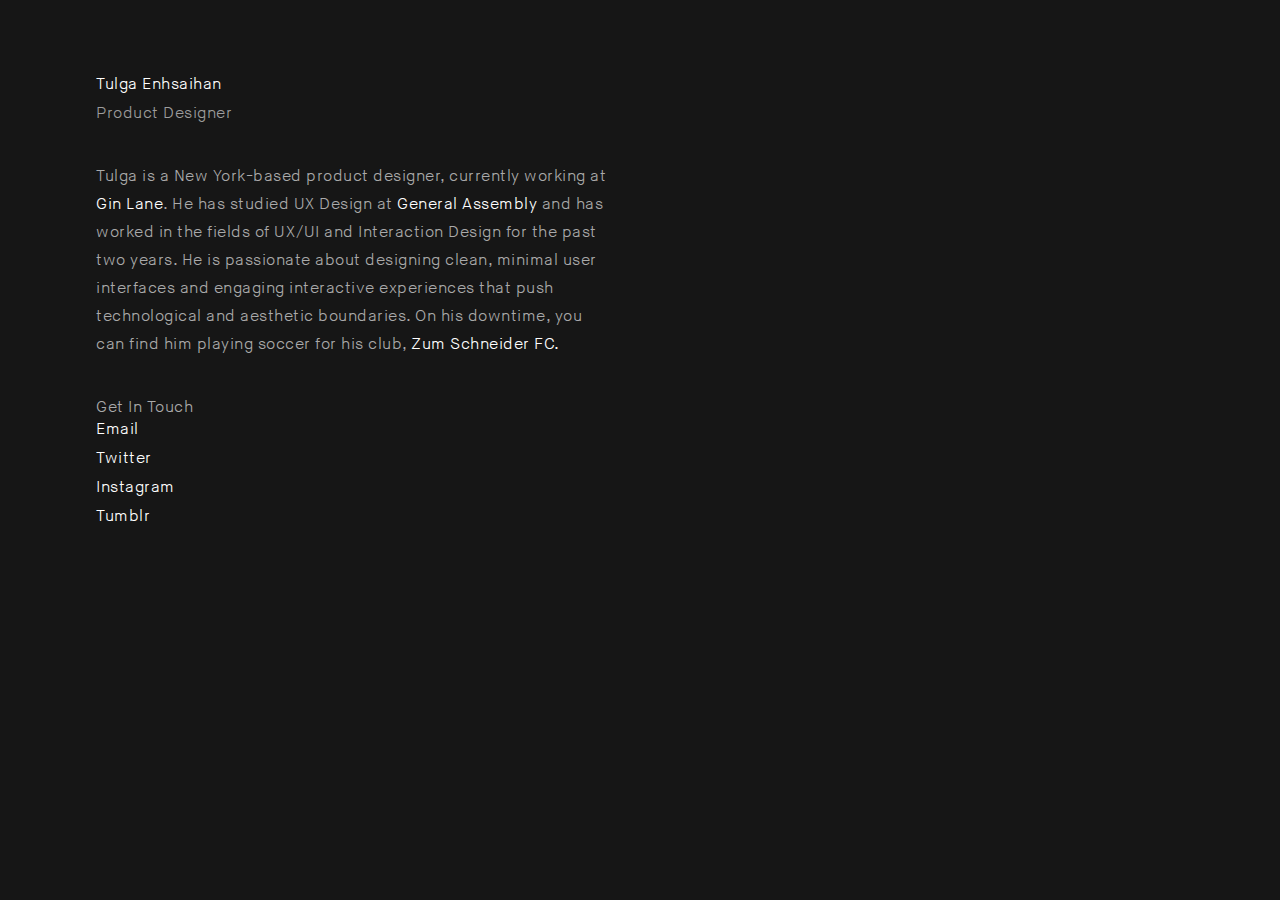
<file: index.html>
<!DOCTYPE HTML>
<html>
<head>
	<title>Tulga Enhsaihan</title>
	<link rel="stylesheet" type="text/css" href="style.css">
	<link rel="shortcut icon" type="image/png" href="images/favicon.png"/>
</head>
<body>
<div class="wrapper">
	<header id="nav">
		<h1>Tulga Enhsaihan</h1>
		<h2>Product Designer</h2>
	</header>
	
	<div class="left">
  		<p> Tulga is a New York-based product designer, currently working at <a href="http://ginlane.com" target="_blank">Gin Lane<img src="images/gin-lane.png"/></a>. He has studied UX Design at <a href="https://generalassemb.ly/" target="_blank">General Assembly<img src="images/ga.png"/></a> and has worked in the fields of UX/UI and Interaction Design for the past two years. He is passionate about designing clean, minimal user interfaces and engaging interactive experiences that push technological and aesthetic boundaries. On his downtime, you can find him playing soccer for his club, <a href="http://www.zumschneider.com/zum-schneider-fc/" target="_blank">Zum Schneider FC.<img src="images/zs.png"/></a></p>
  		<br>
  		<p class="span">Get In Touch</p>
  		<ul>
			<li><a href="mailto:hello@tulga.io?Subject=Hello" target="_top">Email<img src="images/mail.png"/></a></li>
			<li><a href="https://twitter.com/tulgaaa_" target="_blank">Twitter<img src="images/twitter.png"/></a></li>
			<li><a href="https://www.instagram.com/saikhan/" target="_blank">Instagram<img src="images/instagram.png"/></a></li>
			<li><a href="http://tulgaaa.tumblr.com/" target="_blank">Tumblr<img src="images/tumblr.png"/></a></li>
		</ul>
	</div>

<script>
    var elements = document.getElementsByTagName('a');
     if (!is_touch_device()) {
            for(var i = 0, len = elements.length; i < len; i++) {
                elements[i].onmouseover = function () {document.body.className = 'show';}
                elements[i].onmouseout = function () {document.body.className = '';}
            } 
    } 

    function is_touch_device() {
      return 'ontouchstart' in window        // works on most browsers 
          || navigator.maxTouchPoints;       // works on IE10/11 and Surface
    };
</script>

</body>
</head>
</file>
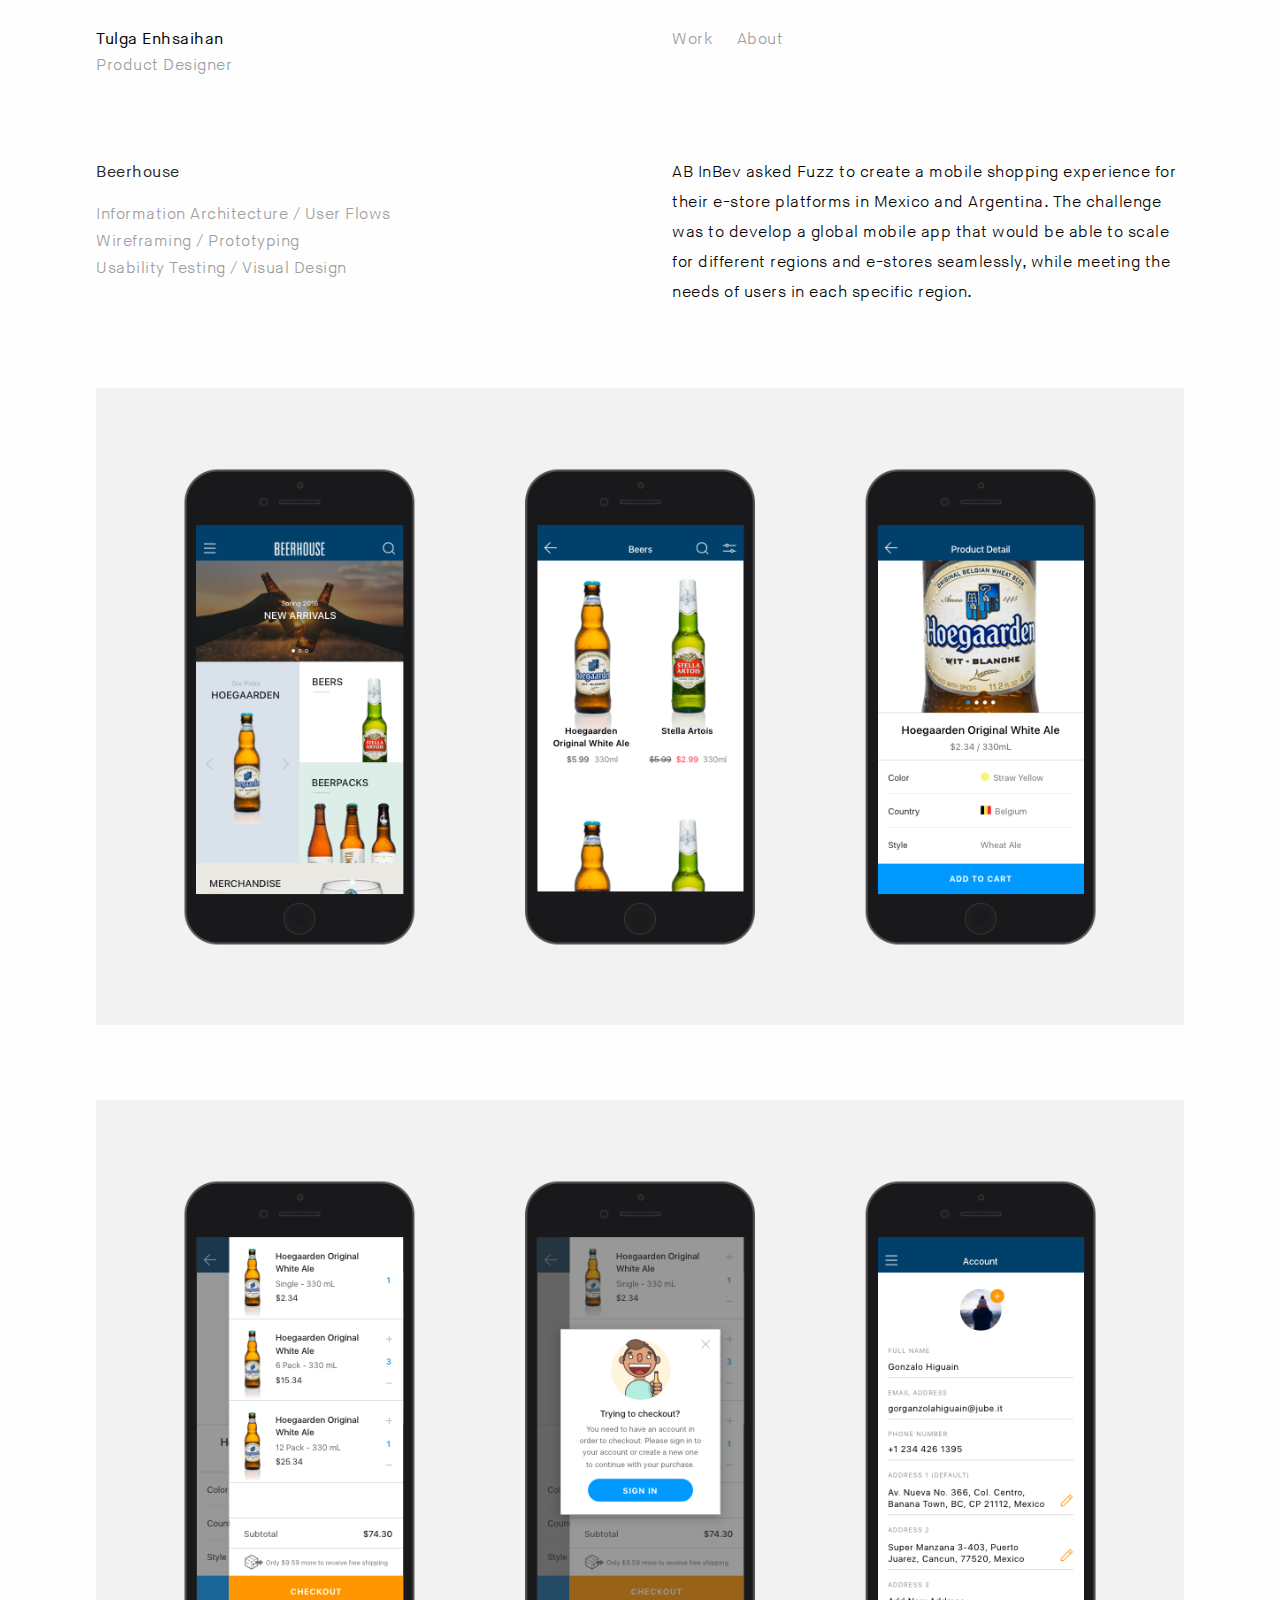
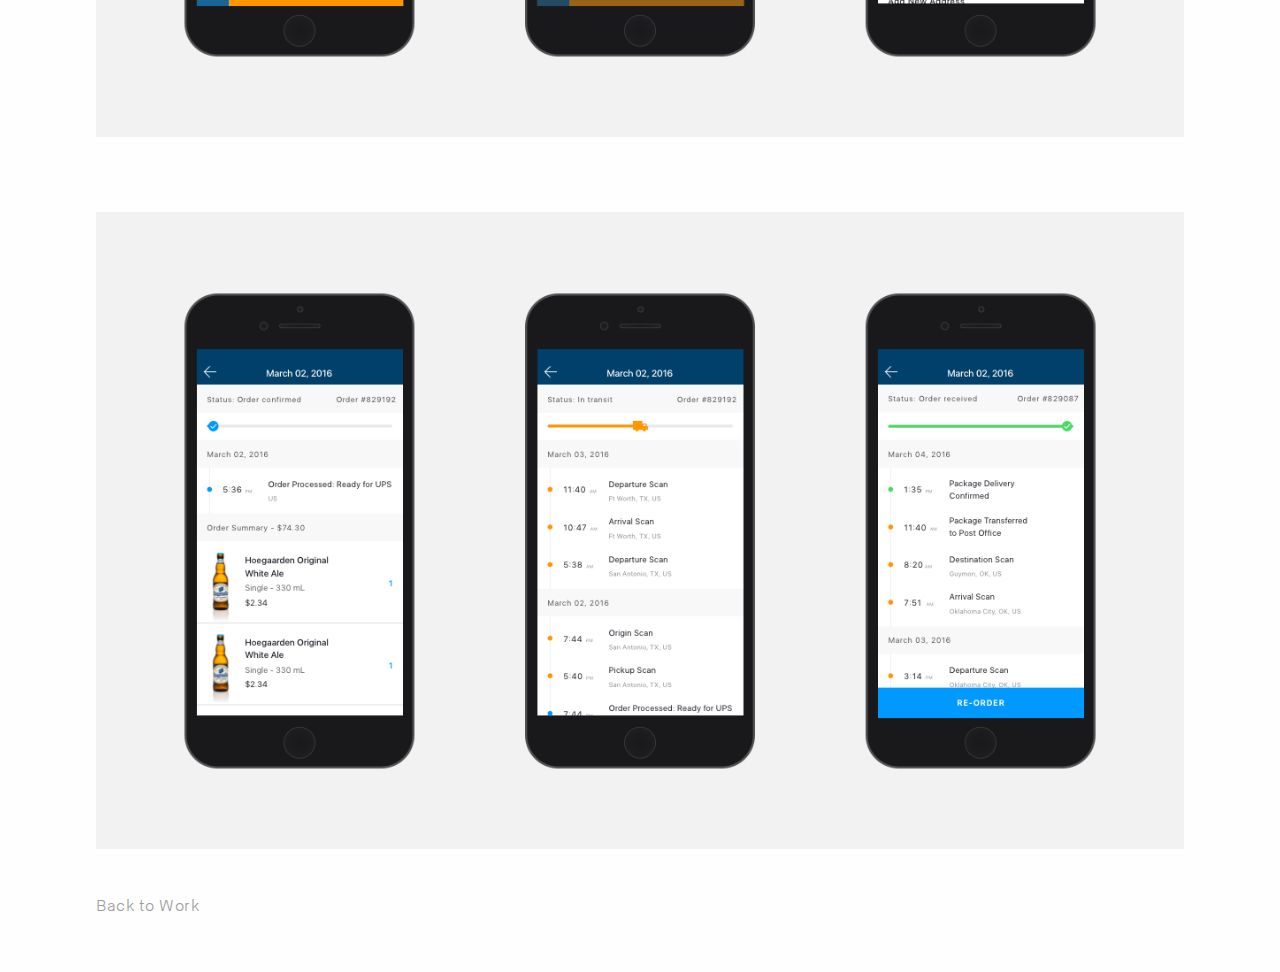
<file: beerhouse.html>
<!DOCTYPE html>
<html>
<head>
	<title>Beerhouse</title>
	<link rel="stylesheet" type="text/css" href="casestyle.css">
	<link rel="shortcut icon" type="image/png" href="images/favicon.png"/>
</head>
<body>
<div class="wrapper home">
	<header id="nav">
		<p class="logo">Tulga Enhsaihan</p>
		<ul>
			<li><a href="index.html">Work</a></li>
			<li><a href="tulgbout.html">About</a></li>
		</ul>
		<p class="title">Product Designer</p>
	</header>

  <div class="container" id="main">

    <div class="left">
  	   <p><span>Beerhouse<span></p>
  		<ul>
			<li>Information Architecture / User Flows</li>
			<li>Wireframing / Prototyping </li>
			<li>Usability Testing / Visual Design</li>
		</ul>
    </div>

    <div class="right">
      <p>AB InBev asked Fuzz to create a mobile shopping experience for their e-store platforms in Mexico and Argentina. The challenge was to develop a global mobile app that would be able to scale for different regions and e-stores seamlessly, while meeting the needs of users in each specific region.</p>
    </div>

    <div class="image">
        <img src="images/beerhouse-1.png"></a>
    </div>

    <div class="image">
        <img src="images/beerhouse-2.png"></a>
    </div>

    <div class="image">
        <img src="images/beerhouse-3.png"></a>
    </div>

	<div class="back">
		<a href="index.html">Back to Work</a>
	</div>

</body>




</html>
</file>
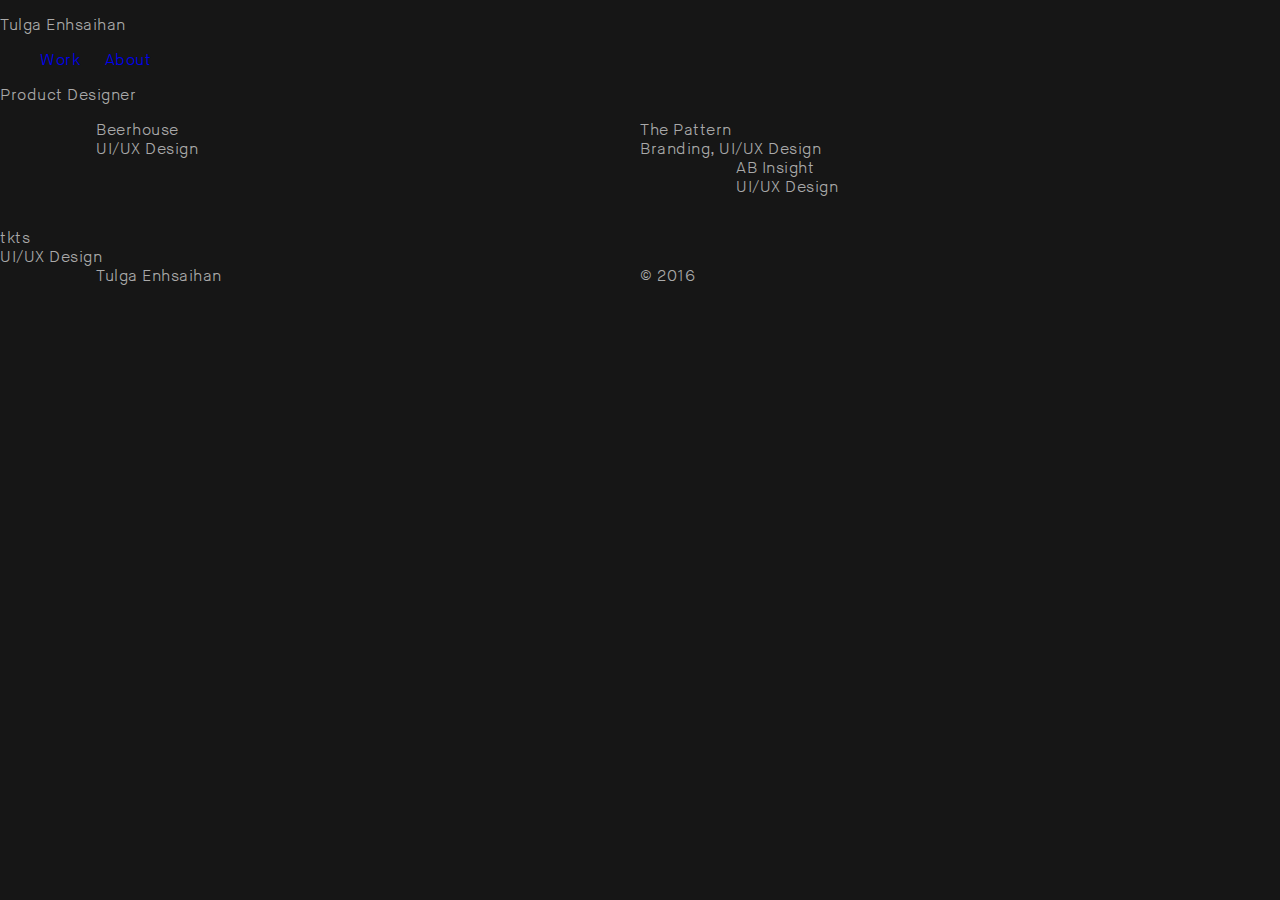
<file: index2.html>
<!DOCTYPE HTML>
<html>
<head>
	<title>Tulga Enhsaihan</title>
	<link rel="stylesheet" type="text/css" href="style.css">
  <link rel="shortcut icon" type="image/png" href="images/favicon.png"/>
</head>
<body>
<div class="wrapper home">
	<header id="nav">
		<p class="logo">Tulga Enhsaihan</p>
		<ul>
			<li><a href="index.html" class="active">Work</a></li>
			<li><a href="tulgbout.html">About</a></li>
		</ul>
		<p class="title">Product Designer</p>
	</header>

  <div class="container" id="main">

    <div class="left">
  	   <a href="beerhouse.html">
        <img src="images/beerhouse.png">
  	   </a>
  	   <div class="desc">Beerhouse</div>
  	   <div class="second">UI/UX Design</div>
    </div>

    <div class="right">
      <a href="patterns.html">
    	 <img src="images/patterns.png">
      </a>
      <div class="desc">The Pattern</div>
      <div class="second">Branding, UI/UX Design</div>
    </div>

    <div class="left">
      <a href="insight.html">
        <img src="images/insight.png">
      </a>
      <div class="desc">AB Insight</div>
      <div class="second">UI/UX Design</div>
    </div>

    <div class="right">
      <a href="tkts.html">
        <img src="images/tkts.png">
      </a>
      <div class="desc">tkts</div>     
      <div class="second">UI/UX Design</div>
    </div>

    <div id="f-left" class="left">
      Tulga Enhsaihan
    </div>

    <div id="f-right" class="right">
      &copy 2016
    </div>

  </div>
</div>
</body>
</html>
</file>
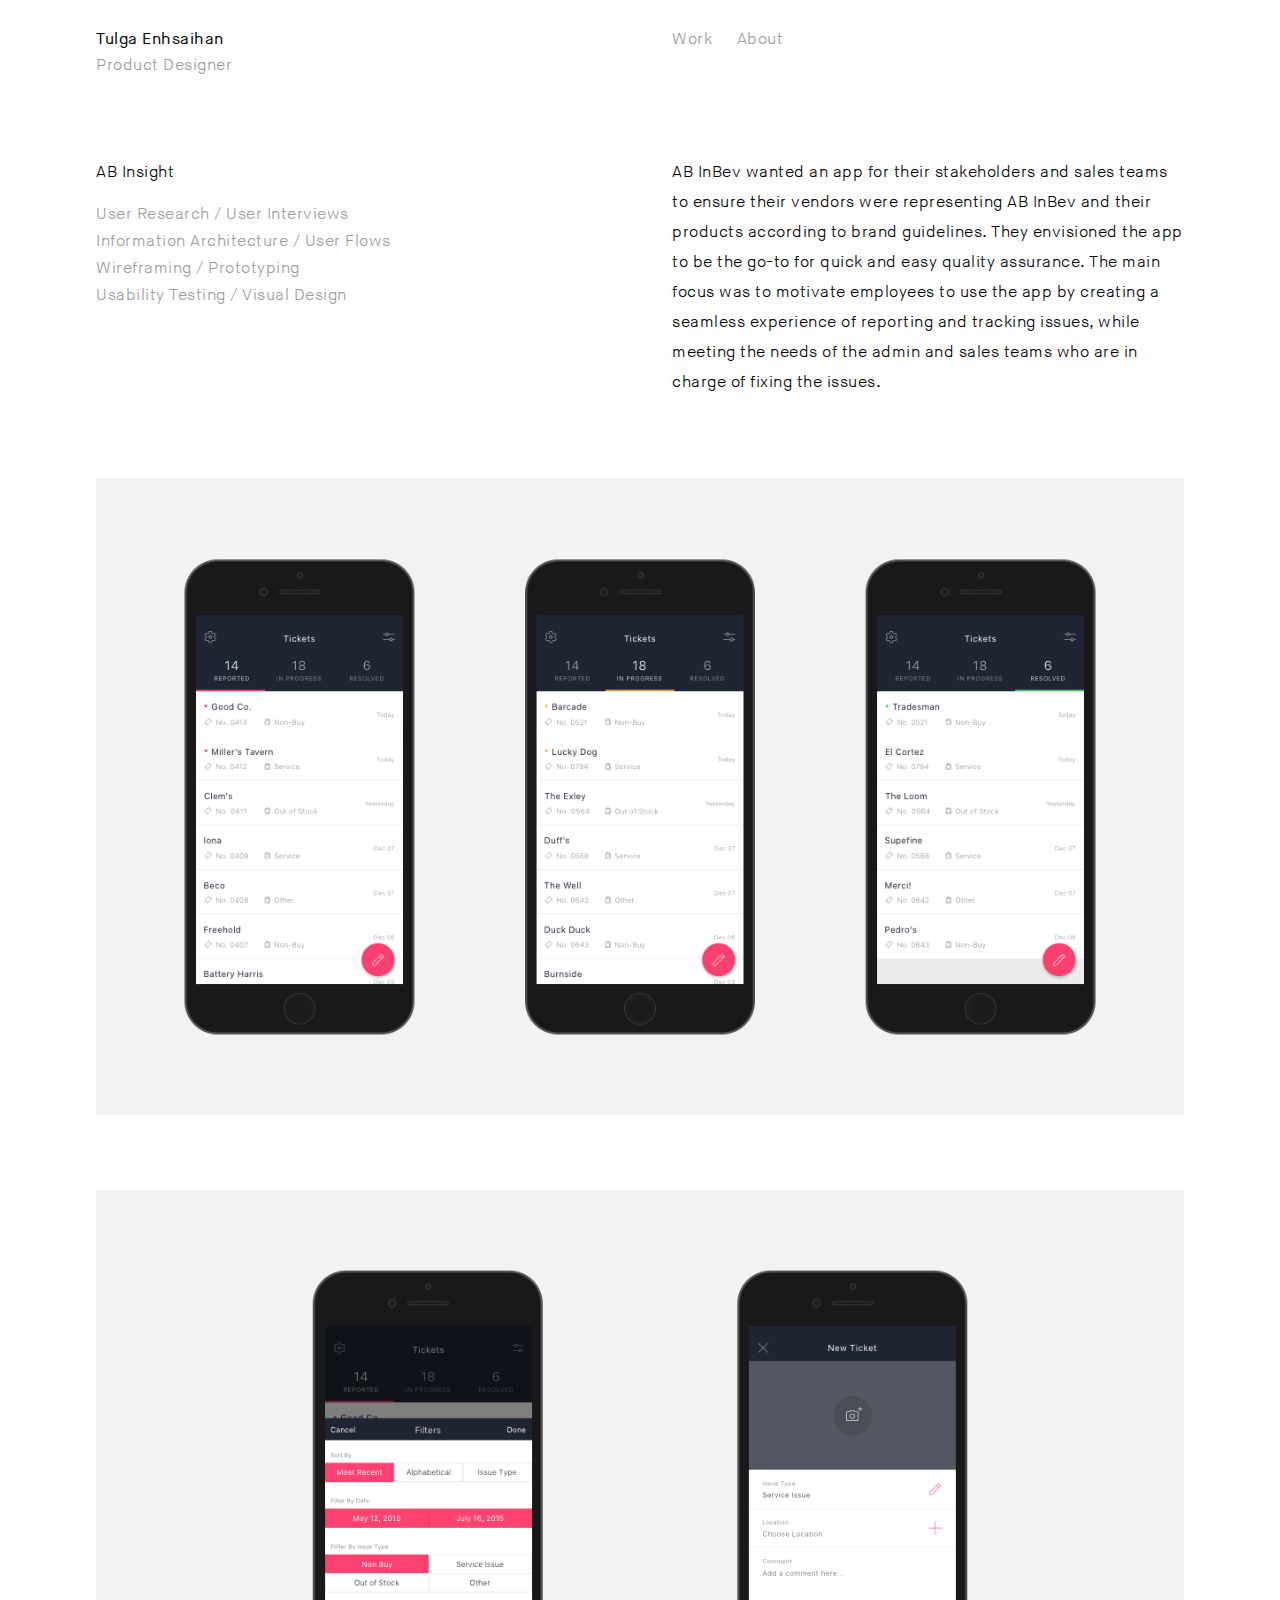
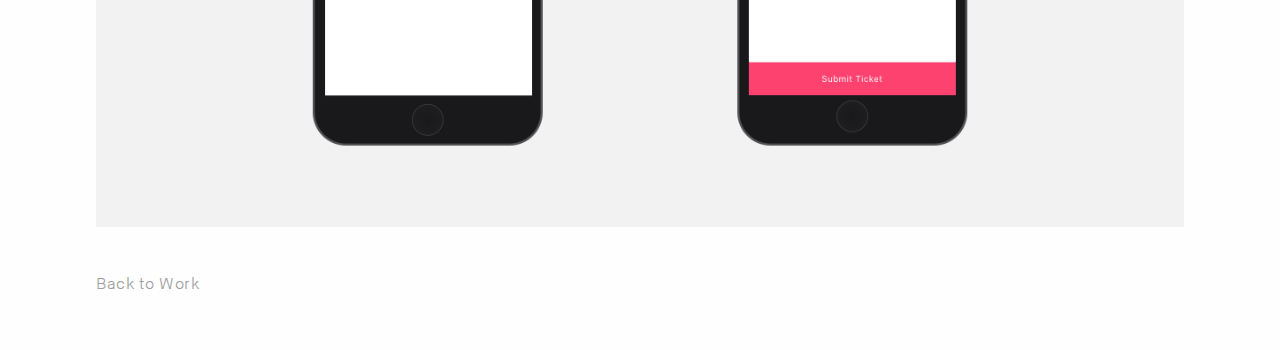
<file: insight.html>
<!DOCTYPE html>
<html>
<head>
	<title>AB Insight</title>
	<link rel="stylesheet" type="text/css" href="casestyle.css">
	<link rel="shortcut icon" type="image/png" href="images/favicon.png"/>
</head>
<body>
<div class="wrapper home">
	<header id="nav">
		<p class="logo">Tulga Enhsaihan</p>
		<ul>
			<li><a href="index.html">Work</a></li>
			<li><a href="tulgbout.html">About</a></li>
		</ul>
		<p class="title">Product Designer</p>
	</header>

  <div class="container" id="main">

    <div class="left">
  	   <p>AB Insight</p>
  		<ul>
			<li>User Research / User Interviews</li>
			<li>Information Architecture / User Flows</li>
			<li>Wireframing / Prototyping </li>
			<li>Usability Testing / Visual Design</li>
		</ul>
    </div>

    <div class="right">
      <p>AB InBev wanted an app for their stakeholders and sales teams to ensure their vendors were representing AB InBev and their products according to brand guidelines. They envisioned the app to be the go-to for quick and easy quality assurance. The main focus was to motivate employees to use the app by creating a seamless experience of reporting and tracking issues, while meeting the needs of the admin and sales teams who are in charge of fixing the issues.</p>
    </div>

    <div class="image">
        <img src="images/insight-1.png"></a>
    </div>

    <div class="image">
        <img src="images/insight-2.png"></a>
    </div>

	<div class="back">
		<a href="index.html">Back to Work</a>
	</div>

</body>




</html>
</file>
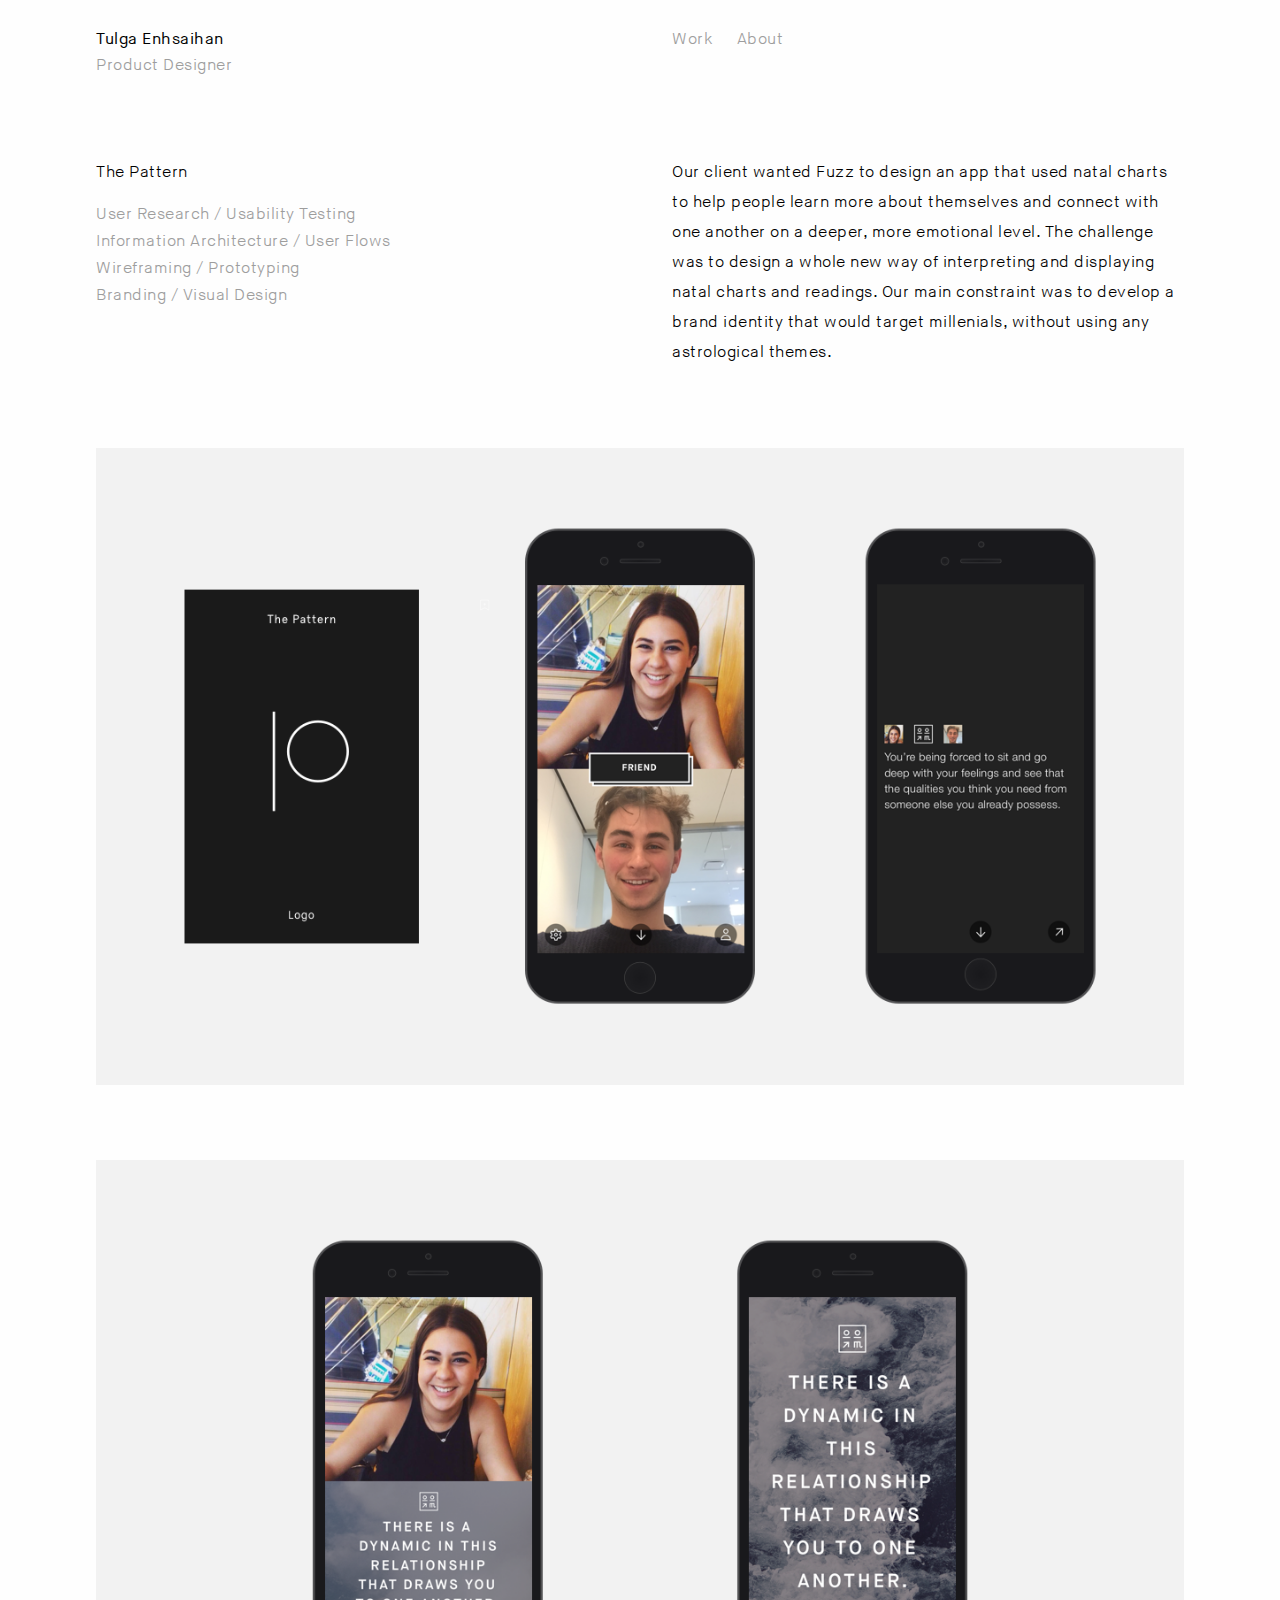
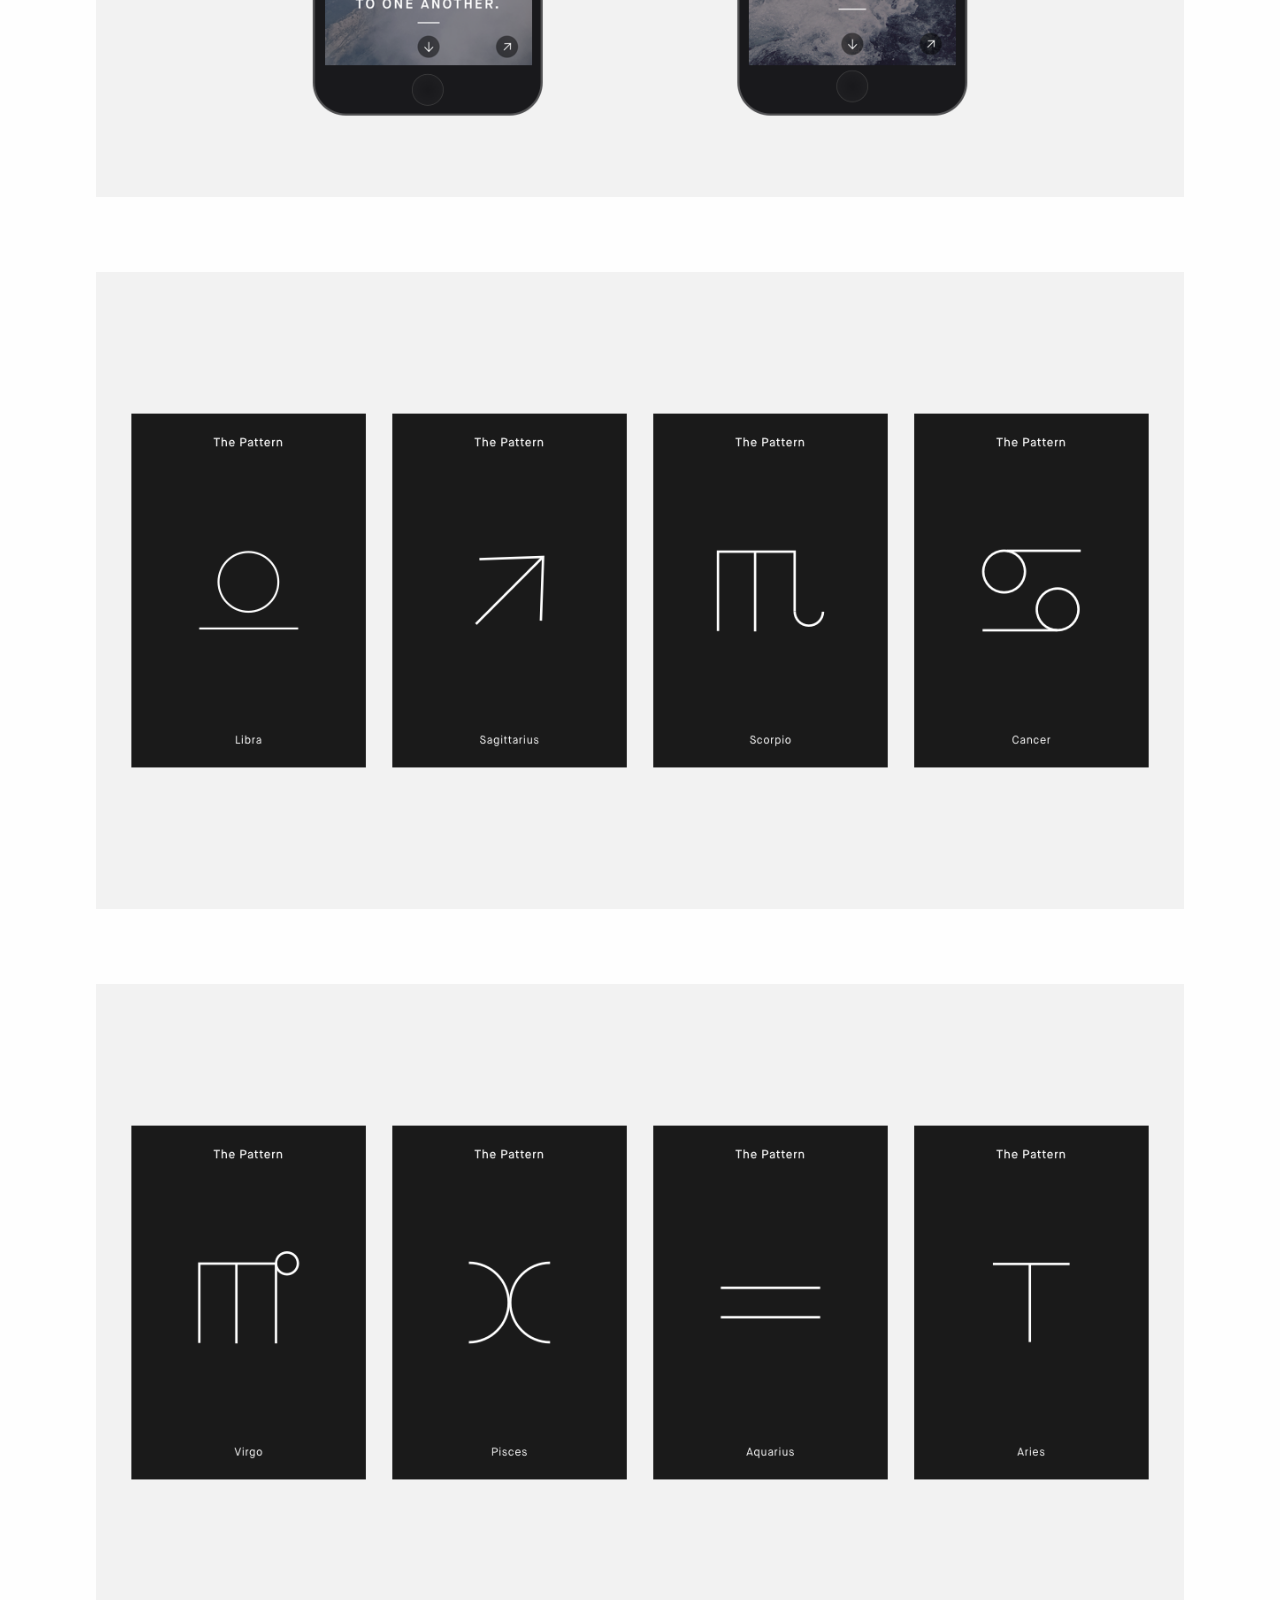
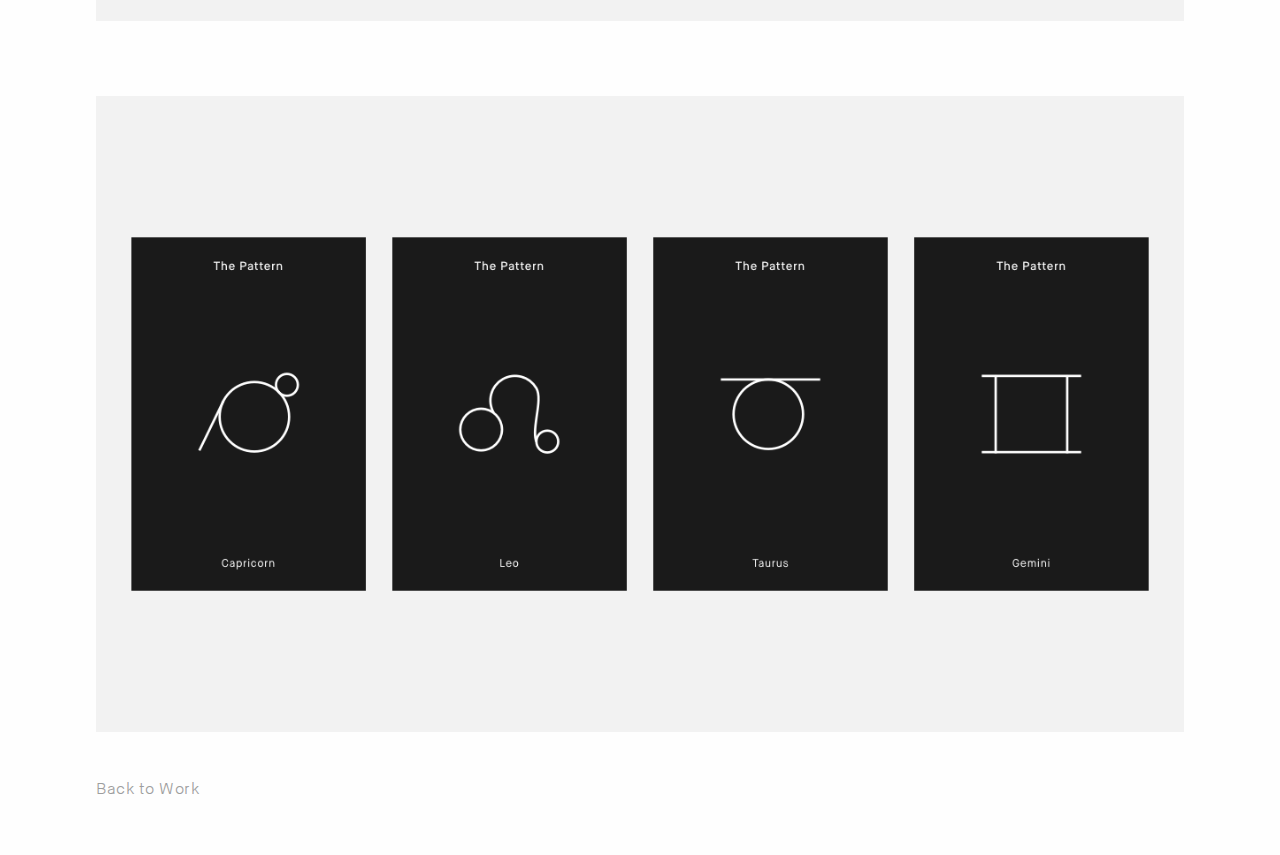
<file: patterns.html>
<!DOCTYPE html>
<html>
<head>
	<title>Patterns</title>
	<link rel="stylesheet" type="text/css" href="casestyle.css">
	<link rel="shortcut icon" type="image/png" href="images/favicon.png"/>
</head>
<body>
<div class="wrapper home">
	<header id="nav">
		<p class="logo">Tulga Enhsaihan</p>
		<ul>
			<li><a href="index.html">Work</a></li>
			<li><a href="tulgbout.html">About</a></li>
		</ul>
		<p class="title">Product Designer</p>
	</header>

  <div class="container" id="main">

    <div class="left">
  	   <p>The Pattern</p>
  		<ul>
			<li>User Research / Usability Testing</li>
			<li>Information Architecture / User Flows</li>
			<li>Wireframing / Prototyping </li>
			<li>Branding / Visual Design</li>
		</ul>
    </div>

    <div class="right">
      <p>Our client wanted Fuzz to design an app that used natal charts to help people learn more about themselves and connect with one another on a deeper, more emotional level. The challenge was to design a whole new way of interpreting and displaying natal charts and readings. Our main constraint was to develop a brand identity that would target millenials, without using any astrological themes.</p>
    </div>

    <div class="image">
        <img src="images/patterns-1.png"></a>
    </div>

    <div class="image">
        <img src="images/patterns-2.png"></a>
    </div>

    <div class="image">
        <img src="images/patterns-3.png"></a>
    </div>

    <div class="image">
        <img src="images/patterns-4.png"></a>
    </div>

    <div class="image">
        <img src="images/patterns-5.png"></a>
    </div>

	<div class="back">
		<a href="index.html">Back to Work</a>
	</div>

</body>




</html>
</file>
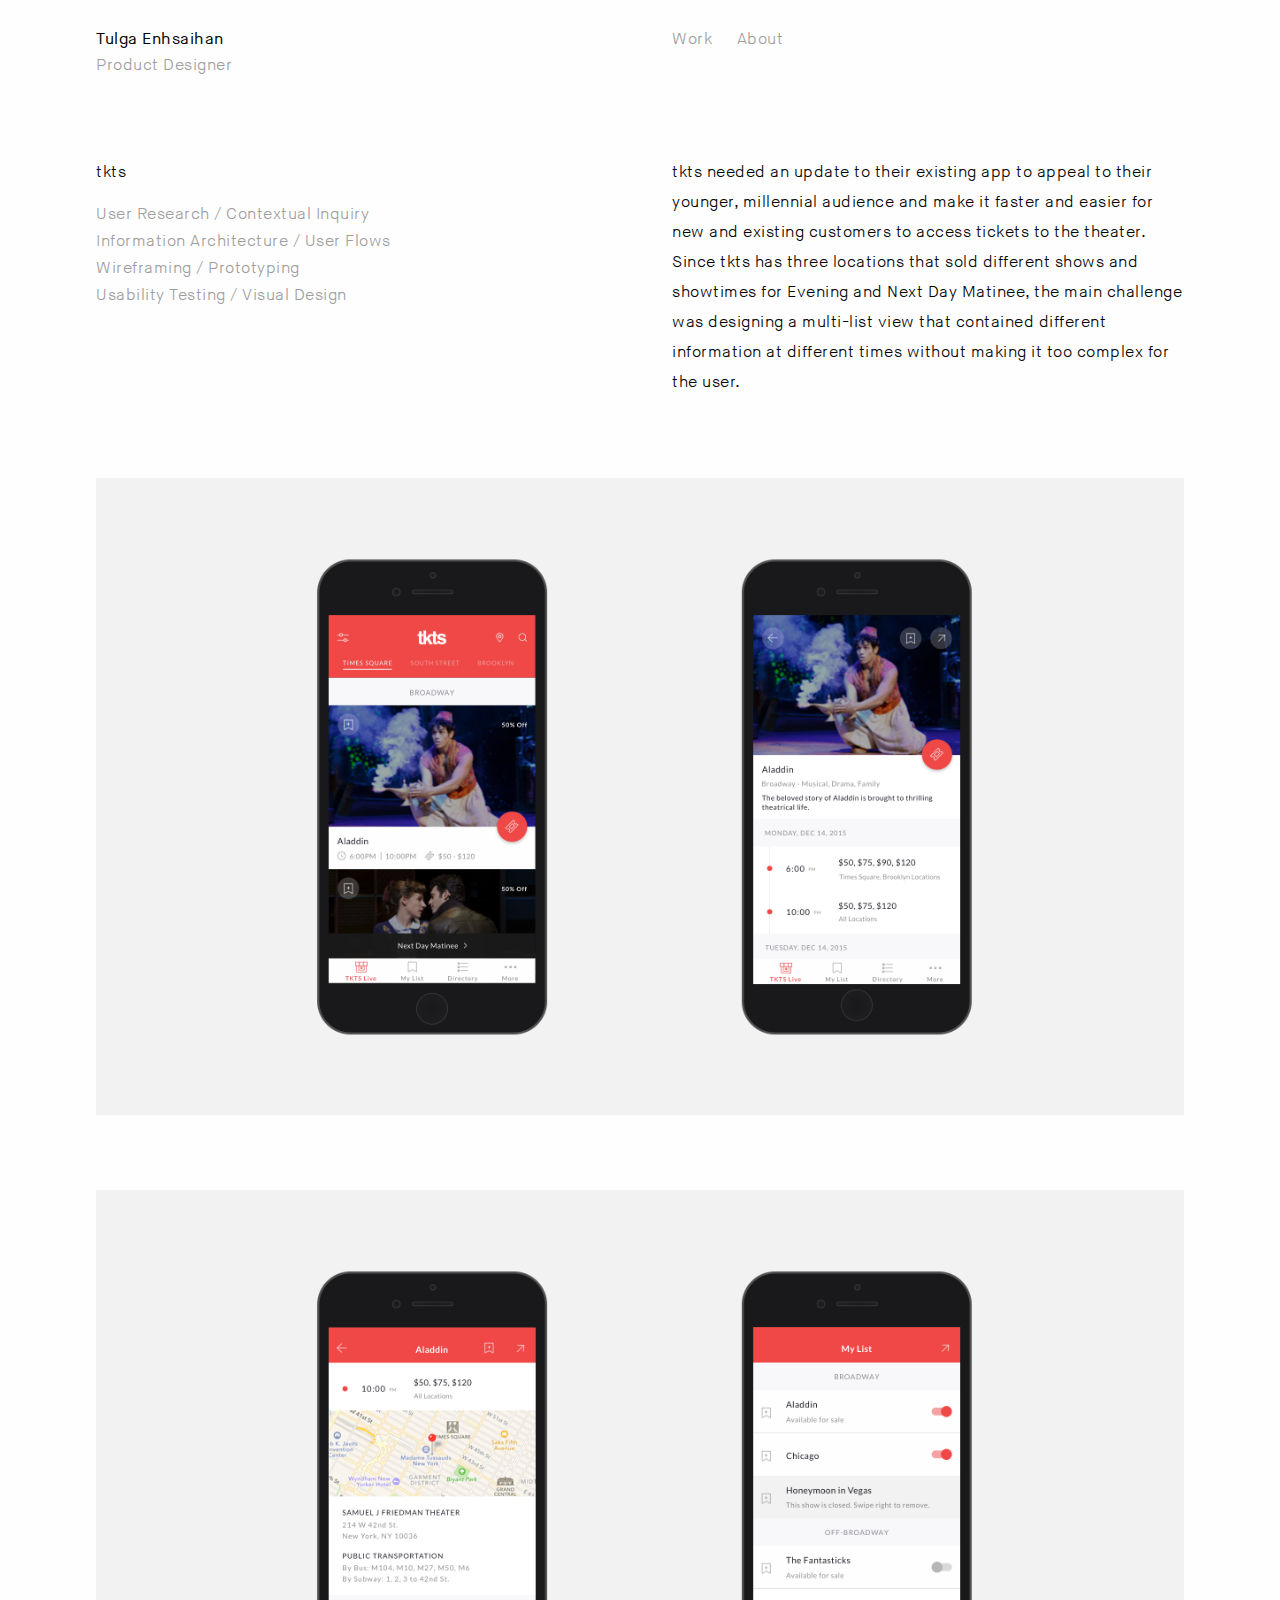
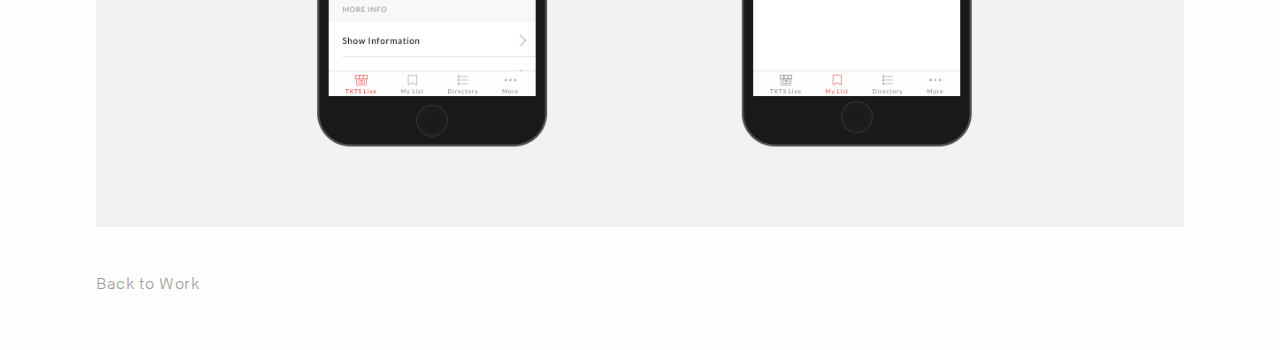
<file: tkts.html>
<!DOCTYPE html>
<html>
<head>
	<title>tkts</title>
	<link rel="stylesheet" type="text/css" href="casestyle.css">
	<link rel="shortcut icon" type="image/png" href="images/favicon.png"/>
</head>
<body>
<div class="wrapper home">
	<header id="nav">
		<p class="logo">Tulga Enhsaihan</p>
		<ul>
			<li><a href="index.html">Work</a></li>
			<li><a href="tulgbout.html">About</a></li>
		</ul>
		<p class="title">Product Designer</p>
	</header>

  <div class="container" id="main">

    <div class="left">
  	   <p>tkts</p>
  		<ul>
			<li>User Research / Contextual Inquiry</li>
			<li>Information Architecture / User Flows</li>
			<li>Wireframing / Prototyping </li>
			<li>Usability Testing / Visual Design</li>
		</ul>
    </div>

    <div class="right">
      <p>tkts needed an update to their existing app to appeal to their younger, millennial audience and make it faster and easier for new and existing customers to access tickets to the theater. Since tkts has three locations that sold different shows and showtimes for Evening and Next Day Matinee, the main challenge was designing a multi-list view that contained different information at different times without making it too complex for the user.</p>
    </div>

    <div class="image">
        <img src="images/tkts-1.png"></a>
    </div>

    <div class="image">
        <img src="images/tkts-2.png"></a>
    </div>

	<div class="back">
		<a href="index.html">Back to Work</a>
	</div>

</body>




</html>
</file>
<file: style.css>
@font-face {
	font-family: "MaisonNeue";
	src: url('fonts/MaisonNeueWEB-Light.woff') format('woff');
	font-weight: normal;
	font-style: normal;
}

body {
	background-color: #161616;
	max-width: 1440px;
	margin: auto;
	font-family: "MaisonNeue";
	font-size: 16px;
	letter-spacing: 0.5px;
	color: #AAAAAA;
}

/* top */

h1 {
	font-size: 16px;
	font-weight: normal;
	width: 40%;
	float: left;
	margin-left: 7.5%; 
	margin-top: 5%;
	font-family: "MaisonNeue";
	color: #FFFFFF;
	line-height: 16px;
}

h2 {
	font-size: 16px;
	font-weight: normal;
	width: 40%;
	margin-bottom: 24px;
	color: #9d9d9d;
	margin-left: 7.5%; 
}

li {
	display: inline;
	margin-right: 20px;
}

li a {
	text-decoration: none;
}

/* grid */

div.left {
	width: 40%;
	margin: 0% 2.5% 2.5% 7.5%;
	float: left;
}

div.left p {
	line-height: 28px
}

p a {
	text-decoration: none;
	color: #FFFFFF;
}

p a:hover {
	color: #aaaaaa;
	transition: all 200ms ease-out;
}

.span {
	color: #AAAAAA;
	margin-top: 0px;
	margin-bottom: 5px;
}

div.left ul {
    list-style-type: none;
    margin: 0;
    padding: 0;
} 

.left li a {
    display: block;
    line-height: 15px;
    margin-top: -5px;
    color: #FFFFFF;
}

.left li a:hover {
	color: #aaaaaa;
	transition: all 200ms ease-out;
}

img {
	display: none;
}

.show a:hover img {
    display: inline-block;
    position: fixed;
    left: 55%;
    bottom: 15%;
    width: 30vw;
    height: auto;
    }

/* Animations */

@-webkit-keyframes fadeInUp {
	0% {
		opacity: 0;
		transform: translateY(10px);
	}
	100% {
		opacity: 1;
		transform: none
	}
}

/*Standard syntax*/

@keyframes fadeInUp {
	0% {
		opacity: 0;
		transform: translateY(10px);
	}
	100% {
		opacity: 1;
		transform: none
	}
}

/*Chrome, Safari*/

@-webkit-keyframes fadeIn {
	0% {
		opacity: 0;
	}
	100% {
		opacity: 1;
	}
}

/*Standard syntax*/

@keyframes fadeIn {
	0% {
		opacity: 0;
	}
	100% {
		opacity: 1;
	}
}

.left {
	animation-duration: 0.8s;
	transition-timing-function: ease-in;
	animation-name: fadeInUp;
}

header {
	animation-duration: 0.8s;
	transition-timing-function: ease-in;
	animation-name: fadeIn;
}

/*.wrapper {
	background-color: #FEFEFE;
	transition: background-color ease-in-out 0.8s;
}

.wrapper.home {
	background-color: #FEFEFE;
}

.wrapper.about {
	background-color: #161616;
}*/

/* responsive 768px */

@media all and (max-width : 768px) {
    div.left {
        margin: 0 auto;
        width: 85%;
        padding: 0% 7.5% 7.5% 7.5%;
    }
}

/* mobile */

@media only screen 
  and (min-device-width: 320px) 
  and (max-device-width: 568px) 
  and (-webkit-min-device-pixel-ratio: 2) {
	h1 {
		font-weight: normal;
		font-size: 45px;
		width: 100%;
		margin-top: 10%;
		margin-bottom: 0.5%;
	}

	h2 {
		font-weight: normal;
		font-size: 45px;
		width: 100%;
		float: left;
		margin-bottom: 3%;
    }
	
	p {
		font-size: 45px;
	}

    li a {
		font-size: 40px;
		float: left;
		display: inline;
		padding-right: 30px;
		padding-left: 30px;
		margin-top: 47px;
	}

    div.left {
        margin: 0 auto;
        width: 92.5%;
        padding: 1% 7.5% 7.5% 7.5%;
    }

	div.left p {
		line-height: 80px;
	}

	div.left ul {
    	list-style-type: none;
    	margin: 0;
    	padding: 0;
    	margin-top: 10px;
	}	 

	.left li a {
		display: block;
    	line-height: 70px;
    	margin-top: -5px;
    	float: none;
    	font-size: 45px;
    	padding: 0px;
	}

	.span {
		margin-bottom: 25px;
		margin-top: 0px;
	}
}

@media only screen 
  and (min-device-width: 375px) 
  and (max-device-width: 667px) 
  and (-webkit-min-device-pixel-ratio: 2) { 
	h1 {
		font-weight: normal;
		font-size: 45px;
		width: 100%;
		margin-top: 10%;
		margin-bottom: 0.5%;
	}

	h2 {
		font-weight: normal;
		font-size: 45px;
		width: 100%;
		float: left;
		margin-bottom: 3%;
    }
	
	p {
		font-size: 45px;
	}

    li a {
		font-size: 40px;
		float: left;
		display: inline;
		padding-right: 30px;
		padding-left: 30px;
		margin-top: 47px;
	}

    div.left {
        margin: 0 auto;
        width: 92.5%;
        padding: 1% 7.5% 7.5% 7.5%;
    }

	div.left p {
		line-height: 80px;
	}

	div.left ul {
    	list-style-type: none;
    	margin: 0;
    	padding: 0;
    	margin-top: 10px;
	}	 

	.left li a {
		display: block;
    	line-height: 70px;
    	margin-top: -5px;
    	float: none;
    	font-size: 45px;
    	padding: 0px;
	}

	.span {
		margin-bottom: 25px;
		margin-top: 0px;
	}
}
</file>
<file: casestyle.css>
@font-face {
	font-family: "MaisonNeue";
	src: url('fonts/MaisonNeueWEB-Light.woff') format('woff');
	font-weight: normal;
	font-style: normal;
}

@font-face {
	font-family: "MaisonNeueBook";
	src: url('fonts/MaisonNeueWEB-Book.woff') format('woff');
	font-weight: normal;
	font-style: normal;
}

body {
	background-color: #FEFEFE;
	max-width: 1440px;
	margin: auto;
	font-family: "MaisonNeue";
	font-size: 16px;
	letter-spacing: 0.5px;
	line-height: 30px;
}

/* top */

.logo {
	width: 40%;
	float: left;
	margin-left: 7.5%; 
	margin-top: 25px;
	font-family: "MaisonNeueBook";
}

.title {
	width: 40%;
	float: left;
	margin-top: -20px;
	color: #9d9d9d;
	margin-left: 7.5%; 
}

/* nav */

ul {
	list-style-type: none;
	font-family: "MaisonNeue";
	font-size: 16px;
	margin-left: 5%;
	margin-top: 25px;
	padding: 0;
	text-decoration: none;
	float: left;
}

li {
	display: inline;
	margin-right: 20px;
}

li a {
	text-decoration: none;
	color: #9d9d9d;
	font-family: "MaisonNeue";
	font-size: 16px;
	transition: all 300ms ease-in-out;
}

li a.active {
	color: #292929;
}

li a:hover:not(.active) {
	color: #292929;
}

div.left ul {
    list-style-type: none;
    margin: 0;
    padding: 0;
} 

div.left li {
    display: block;
    line-height: 32px;
    margin-top: -5px;
    color: #9d9d9d;
}

.back a {
	margin-left: 7.5%;
	text-decoration: none;
	color: #9d9d9d;
	transition: all 300ms ease-in-out;
}

.back a:visited {
	color: #9d9d9d
}

.back a:hover {
	color: #292929;
}
/* grid */

#main {
	padding-top: 110px;
	padding-bottom: 50px;
}

div.left {
	width: 40%;
	margin: 2.5% 2.5% 2.5% 7.5%;
	float: left;
}

div.right {
	width: 40%;
	margin: 2.5% 7.5% 2.5% 2.5%;
	float: right;
}

div.left img {
    width: 100%;
    height: auto;
}

div.right img {
    width: 100%;
    height: auto;
}

div.image img {
	width: 85%;
	margin: 2.5% 7.5% 2.5% 7.5%;
	height: auto;
}

span {
	font-family: "MaisonNeueBook";
	color: #292929;
}

/*Chrome, Safari*/

@-webkit-keyframes fadeInUp {
	0% {
		opacity: 0;
		transform: translateY(10px);
	}
	100% {
		opacity: 1;
		transform: none
	}
}

/*Standard syntax*/

@keyframes fadeInUp {
	0% {
		opacity: 0;
		transform: translateY(10px);
	}
	100% {
		opacity: 1;
		transform: none
	}
}

/*Chrome, Safari*/

@-webkit-keyframes fadeIn {
	0% {
		opacity: 0;
	}
	100% {
		opacity: 1;
	}
}

/*Standard syntax*/

@keyframes fadeIn {
	0% {
		opacity: 0;
	}
	100% {
		opacity: 1;
	}
}

.container {
	animation-duration: 0.5s;
	transition-timing-function: ease-in;
	animation-name: fadeInUp;
}

header {
	animation-duration: 0.5s;
	transition-timing-function: ease-in;
	animation-name: fadeIn;
}

.wrapper {
	background-color: #FEFEFE;
	transition: background-color ease-in-out 0.8s;
}

.wrapper.home {
	background-color: #FEFEFE;
}

.wrapper.about {
	background-color: #161616;
}


/* responsive 768px */

@media all and (min-width : 320px) and (max-width : 768px) {
    #main {
	padding-top: 140px;
	}	

    #nav ul {
        text-align: left;
        float: right;
        padding-right: 5%;
    }
   	div.left li {
    	display: inline;
    }
    div.left {
        margin: 0 auto;
        width: 85%;
        padding: 5% 0% 2% 7.5%;
    }
    .left p {
    	margin-top: 0px;
    }
    div.right {
    	margin: 0 auto;
        width: 85%;
        padding: 0% 7.5% 5% 7.5%;
    }
}

@media only screen 
  and (min-device-width: 375px) 
  and (max-device-width: 667px) 
  and (-webkit-min-device-pixel-ratio: 2) { 
	body {
	font-size: 40px;
	letter-spacing: 0.5px;
	line-height: 70px;
	}
	ul {
		font-size: 40px;
	}
	.logo {
		margin-top: 65px;
		width: 49%;
	}

	.title {
		margin-top: -41px;
		width: 100%;
    }
	
    li a {
	font-size: 40px;
	float: left;
	display: inline;
	padding-right: 30px;
	padding-left: 30px;
	margin-top: 40px;
	}
	
	div.left {
		width: 92.5%;
		margin: 7.5%;
	}

	div.left li {
		display: block;
		line-height: 70px;
    }

    div.right {
		width: 92.5%;
		margin: 7.5%;
		float: none;
	}

    div.right img {
    	margin: 7.5%;
    }

    div.right p {
        font-size: 40px;
	}

	div.back a {
		font-size: 40px;
	}

	.image img {
		width: 92.5%;
		margin: 7.5%;
	}
}
</file>
